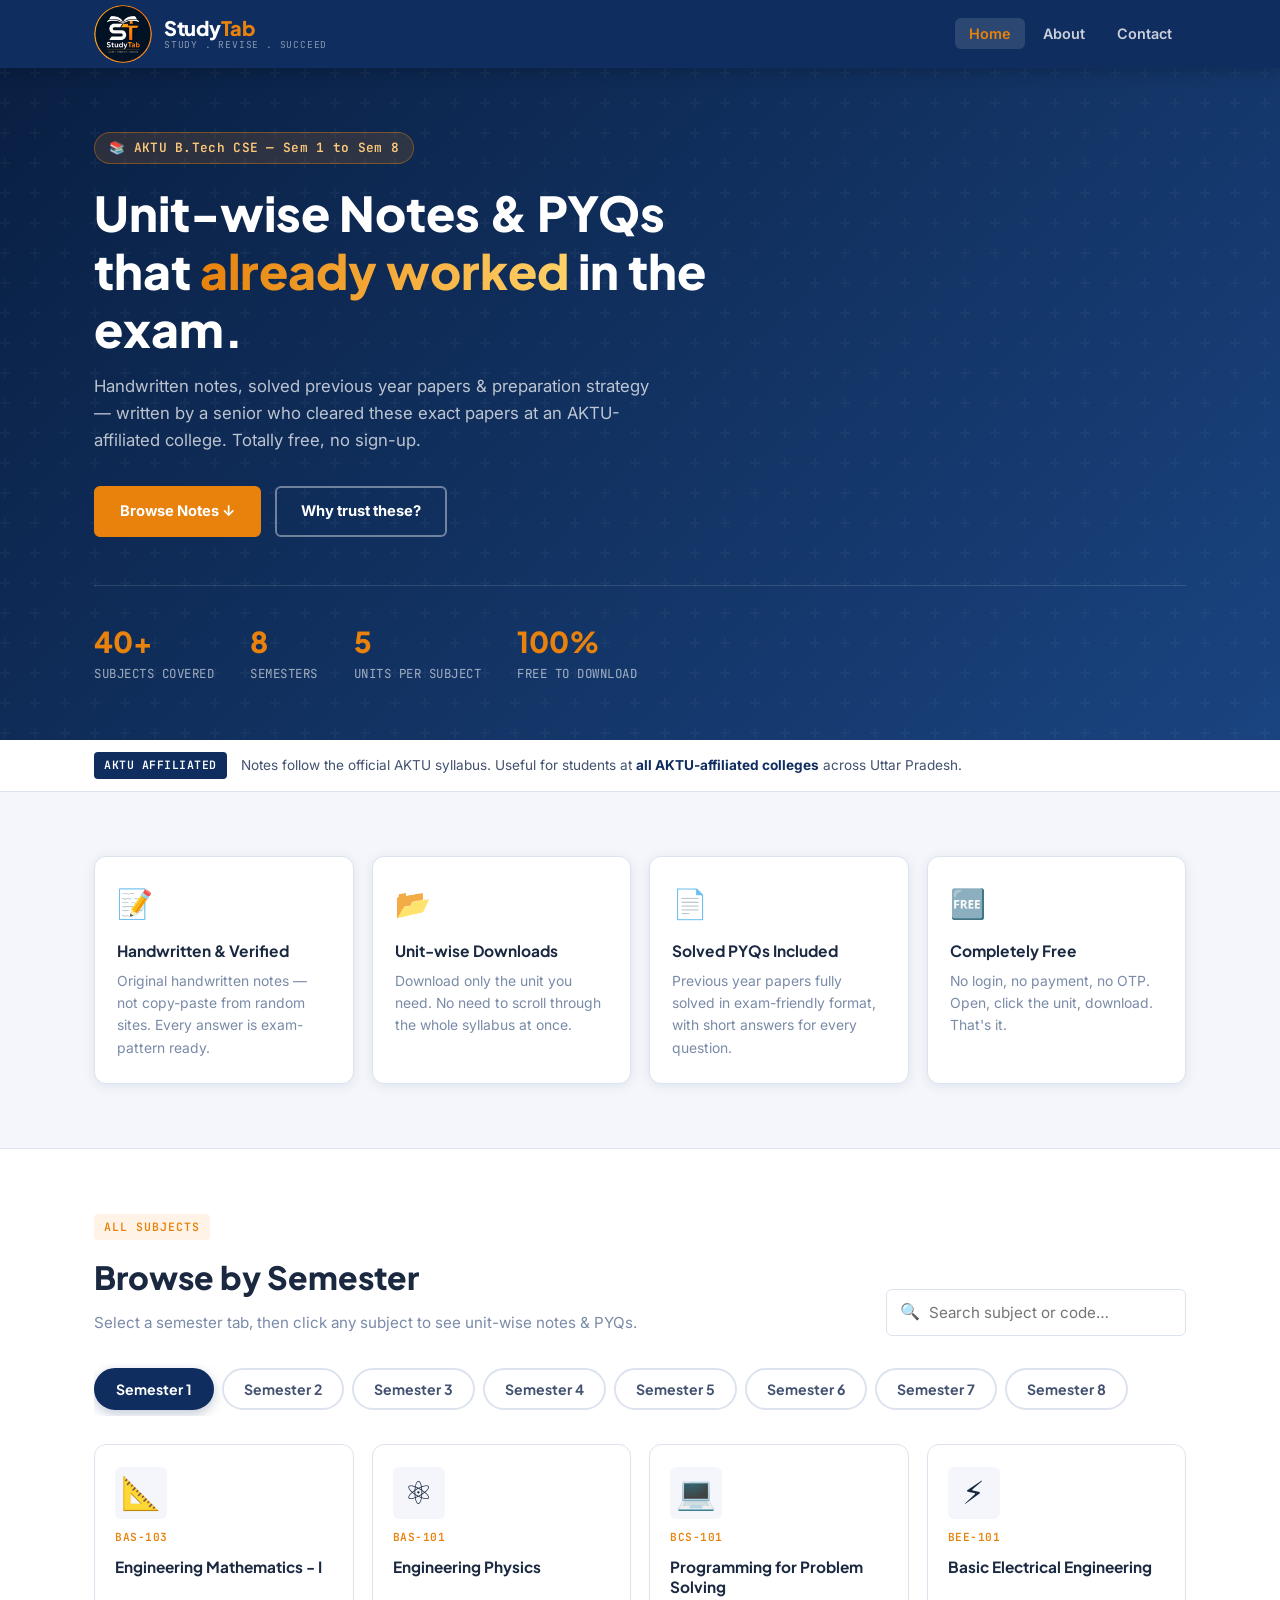
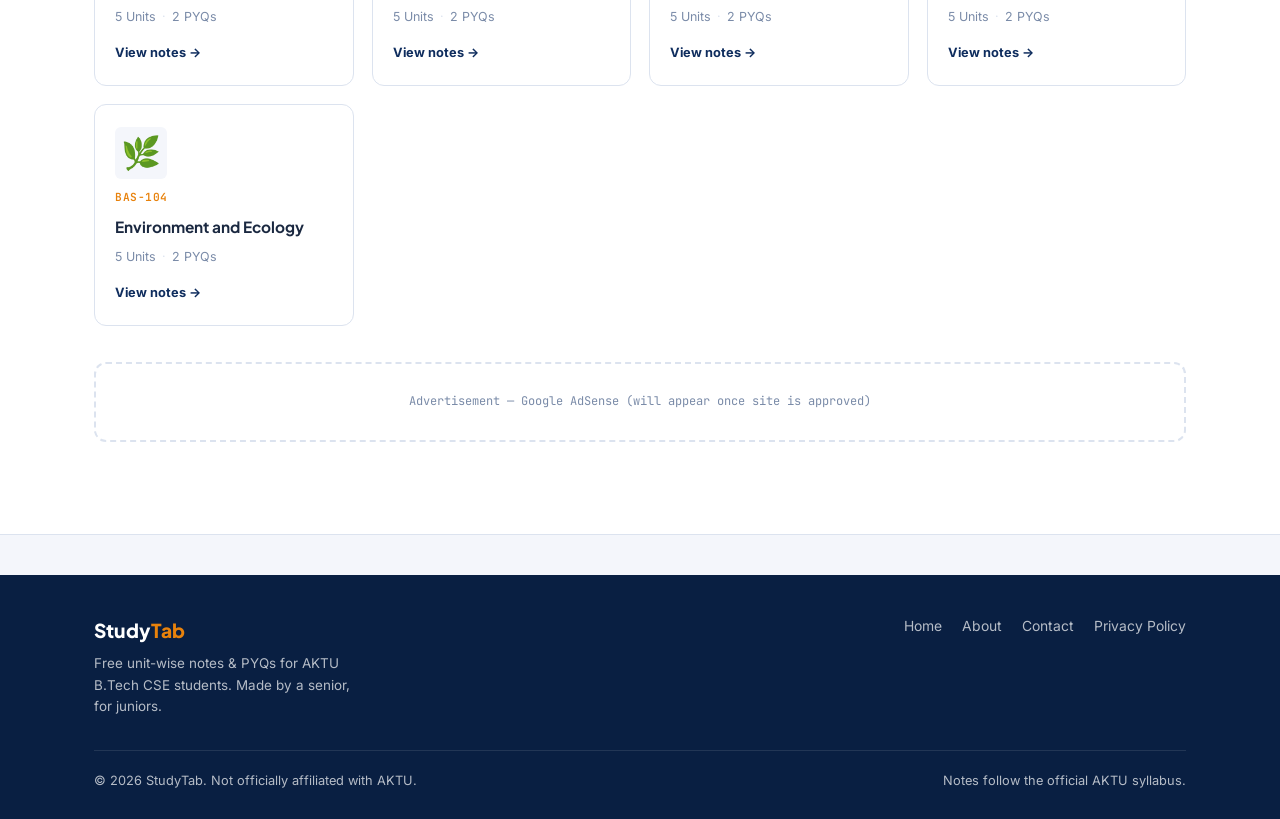
<file: index.html>
<!DOCTYPE html>
<html lang="en">
<head>
<meta name="google-site-verification" content="_CeakpmI3FwGi8iPn8mbw2SYc3fSpki1YgPQJicsvQg" />
<meta charset="UTF-8" />
<meta name="viewport" content="width=device-width, initial-scale=1.0" />
<title>StudyTab × AKTU — Free B.Tech Notes, PYQs & Unit-wise Study Material</title>
<meta name="description" content="Free unit-wise handwritten notes, solved PYQs and exam strategy for AKTU B.Tech CSE students — all 8 semesters covered." />
<meta name="keywords" content="AKTU notes, AKTU PYQ, B.Tech CSE notes, AKTU solved papers, KCS403, Java notes, Python notes AKTU" />

<!-- Google Fonts -->
<link rel="preconnect" href="https://fonts.googleapis.com">
<link rel="preconnect" href="https://fonts.gstatic.com" crossorigin>
<link href="https://fonts.googleapis.com/css2?family=Plus+Jakarta+Sans:wght@400;600;700;800&family=Inter:wght@400;500;600;700&family=JetBrains+Mono:wght@400;500;600&display=swap" rel="stylesheet">

<link rel="stylesheet" href="css/style.css">

<!-- Favicon set -->
<link rel="icon" type="image/x-icon"  href="favicon.ico">
<link rel="icon" type="image/png" sizes="16x16"  href="assets/favicon-16.png">
<link rel="icon" type="image/png" sizes="32x32"  href="assets/favicon-32.png">
<link rel="icon" type="image/png" sizes="96x96"  href="assets/favicon-96.png">
<link rel="apple-touch-icon" sizes="192x192"      href="assets/favicon-192.png">
<link rel="apple-touch-icon" sizes="512x512"      href="assets/favicon-512.png">
<meta name="theme-color" content="#0f2d5e">

<!-- Google AdSense: paste your verification snippet here once approved -->
<!-- <script async src="https://pagead2.googlesyndication.com/pagead/js/adsbygoogle.js?client=ca-pub-XXXXXXXXXXXXXXXX" crossorigin="anonymous"></script> -->
</head>
<body>

<!-- ═══════════════════════════════════════ HEADER ════════════════════════════════════ -->
<header class="site-header">
  <div class="wrap header-inner">

    <!-- StudyTab Logo -->
    <a href="index.html" class="logo-group" aria-label="StudyTab home">
      <img src="assets/studytab-logo.png" alt="StudyTab Logo" class="site-logo">
      <div class="logo-text">
        <span class="logo-name">Study<span class="logo-accent">Tab</span></span>
        <span class="logo-tagline">Study . Revise . Succeed</span>
      </div>
    </a>

    <!-- Nav -->
    <ul class="nav-links">
      <li><a href="index.html" class="active">Home</a></li>
      <li><a href="about.html">About</a></li>
      <li><a href="contact.html">Contact</a></li>
    </ul>

    <button class="nav-toggle" aria-label="Toggle menu">
      <span></span><span></span><span></span>
    </button>
  </div>
</header>

<!-- ═══════════════════════════════════════ HERO ══════════════════════════════════════ -->
<section class="hero">
  <div class="wrap hero-inner">
    <div class="hero-tag">📚 AKTU B.Tech CSE — Sem 1 to Sem 8</div>
    <h1>Unit-wise Notes &amp; PYQs that <span class="highlight">already worked</span> in the exam.</h1>
    <p>Handwritten notes, solved previous year papers &amp; preparation strategy — written by a senior who cleared these exact papers at an AKTU-affiliated college. Totally free, no sign-up.</p>
    <div class="hero-actions">
      <a href="#browse" class="btn btn-primary">Browse Notes ↓</a>
      <a href="about.html" class="btn btn-outline">Why trust these?</a>
    </div>
    <div class="hero-stats">
      <div class="hero-stat"><div class="num">40+</div><div class="lbl">Subjects covered</div></div>
      <div class="hero-stat"><div class="num">8</div><div class="lbl">Semesters</div></div>
      <div class="hero-stat"><div class="num">5</div><div class="lbl">Units per subject</div></div>
      <div class="hero-stat"><div class="num">100%</div><div class="lbl">Free to download</div></div>
    </div>
  </div>
</section>

<!-- ══════════════════════════════════ AFFILIATION BANNER ════════════════════════════ -->
<div class="uni-banner">
  <div class="wrap uni-banner-inner">
    <span class="badge">AKTU Affiliated</span>
    <p>Notes follow the official AKTU syllabus. Useful for students at <strong>all AKTU-affiliated colleges</strong> across Uttar Pradesh.</p>
  </div>
</div>

<!-- ═══════════════════════════════════════ FEATURES ══════════════════════════════════ -->
<section>
  <div class="wrap">
    <div class="features-row">
      <div class="feature-card">
        <div class="feature-icon">📝</div>
        <h3>Handwritten & Verified</h3>
        <p>Original handwritten notes — not copy-paste from random sites. Every answer is exam-pattern ready.</p>
      </div>
      <div class="feature-card">
        <div class="feature-icon">📂</div>
        <h3>Unit-wise Downloads</h3>
        <p>Download only the unit you need. No need to scroll through the whole syllabus at once.</p>
      </div>
      <div class="feature-card">
        <div class="feature-icon">📄</div>
        <h3>Solved PYQs Included</h3>
        <p>Previous year papers fully solved in exam-friendly format, with short answers for every question.</p>
      </div>
      <div class="feature-card">
        <div class="feature-icon">🆓</div>
        <h3>Completely Free</h3>
        <p>No login, no payment, no OTP. Open, click the unit, download. That's it.</p>
      </div>
    </div>
  </div>
</section>

<!-- ═══════════════════════════════════ SUBJECT BROWSER ══════════════════════════════ -->
<section id="browse" style="background: var(--white); border-top: 1px solid var(--rule); border-bottom: 1px solid var(--rule);">
  <div class="wrap">

    <div style="display:flex; align-items:flex-end; justify-content:space-between; flex-wrap:wrap; gap:16px; margin-bottom:28px;">
      <div>
        <div class="section-label">All Subjects</div>
        <h2 class="section-title">Browse by Semester</h2>
        <p class="section-sub">Select a semester tab, then click any subject to see unit-wise notes &amp; PYQs.</p>
      </div>
      <div class="search-wrap">
        <span class="icon">🔍</span>
        <input type="text" id="subject-search" class="search-input" placeholder="Search subject or code…" autocomplete="off">
      </div>
    </div>

    <!-- Semester tabs -->
    <div class="sem-tabs-wrap">
      <div class="sem-tabs" id="sem-tabs">
        <!-- filled by app.js -->
      </div>
    </div>

    <!-- Subject cards -->
    <div id="subject-grid">
      <!-- filled by app.js -->
    </div>

    <!-- In-content Ad slot -->
    <div class="ad-slot" style="margin-top:36px;">
      Advertisement — Google AdSense (will appear once site is approved)
    </div>

  </div>
</section>

<!-- ═══════════════════════════════════════ UNIT MODAL ════════════════════════════════ -->
<div class="modal-overlay" id="modal-overlay" role="dialog" aria-modal="true" aria-label="Subject notes">
  <div class="modal-sheet" id="modal-sheet">
    <!-- content filled dynamically by app.js -->
  </div>
</div>

<!-- ═══════════════════════════════════════ FOOTER ═══════════════════════════════════ -->
<footer class="site-footer">
  <div class="wrap">
    <div class="footer-grid">
      <div>
        <div class="footer-logo">Study<span>Tab</span></div>
        <p class="footer-desc">Free unit-wise notes &amp; PYQs for AKTU B.Tech CSE students. Made by a senior, for juniors.</p>
      </div>
      <div class="footer-links">
        <a href="index.html">Home</a>
        <a href="about.html">About</a>
        <a href="contact.html">Contact</a>
        <a href="privacy-policy.html">Privacy Policy</a>
      </div>
    </div>
    <div class="footer-bottom">
      <span>© 2026 StudyTab. Not officially affiliated with AKTU.</span>
      <span>Notes follow the official AKTU syllabus.</span>
    </div>
  </div>
</footer>

<script src="js/subjects-data.js"></script>
<script src="js/app.js"></script>
</body>
</html>
</file>
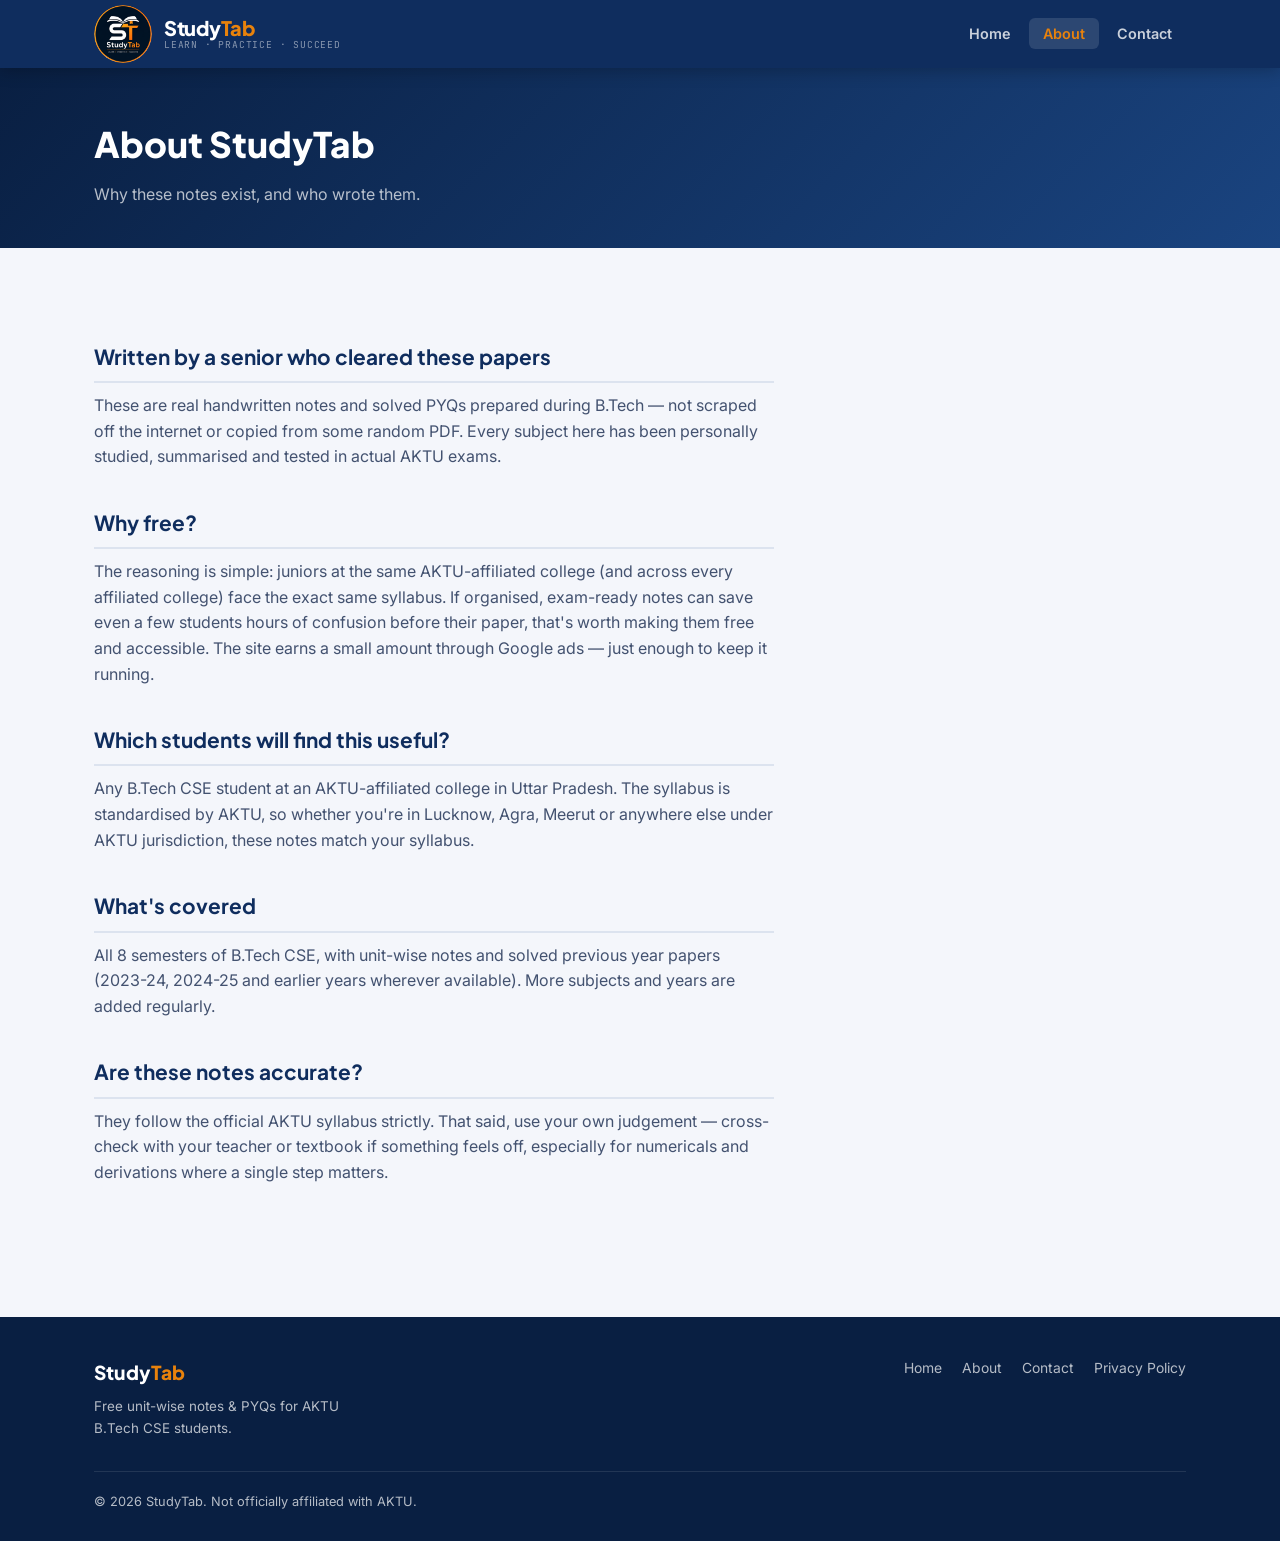
<file: about.html>
<!DOCTYPE html>
<html lang="en">
<head>
<meta charset="UTF-8" />
<meta name="viewport" content="width=device-width, initial-scale=1.0" />
<title>About — StudyTab × AKTU</title>
<meta name="description" content="Why StudyTab exists and who writes the notes." />
<link rel="preconnect" href="https://fonts.googleapis.com">
<link href="https://fonts.googleapis.com/css2?family=Plus+Jakarta+Sans:wght@400;600;700;800&family=Inter:wght@400;500;600;700&family=JetBrains+Mono:wght@400;500;600&display=swap" rel="stylesheet">
<link rel="stylesheet" href="css/style.css">
<!-- Favicon set -->
<link rel="icon" type="image/x-icon"  href="favicon.ico">
<link rel="icon" type="image/png" sizes="16x16"  href="assets/favicon-16.png">
<link rel="icon" type="image/png" sizes="32x32"  href="assets/favicon-32.png">
<link rel="icon" type="image/png" sizes="96x96"  href="assets/favicon-96.png">
<link rel="apple-touch-icon" sizes="192x192"      href="assets/favicon-192.png">
<meta name="theme-color" content="#0f2d5e">
</head>
<body>

<header class="site-header">
  <div class="wrap header-inner">
    <a href="index.html" class="logo-group" aria-label="StudyTab home">
      <img src="assets/studytab-logo.png" alt="StudyTab Logo" class="site-logo">
      <div class="logo-text">
        <span class="logo-name">Study<span class="logo-accent">Tab</span></span>
        <span class="logo-tagline">Learn · Practice · Succeed</span>
      </div>
    </a>
    <ul class="nav-links">
      <li><a href="index.html">Home</a></li>
      <li><a href="about.html" class="active">About</a></li>
      <li><a href="contact.html">Contact</a></li>
    </ul>
    <button class="nav-toggle" aria-label="Toggle menu">
      <span></span><span></span><span></span>
    </button>
  </div>
</header>

<div class="page-hero">
  <div class="wrap">
    <h1>About StudyTab</h1>
    <p>Why these notes exist, and who wrote them.</p>
  </div>
</div>

<div class="wrap">
  <div class="prose">
    <h2>Written by a senior who cleared these papers</h2>
    <p>These are real handwritten notes and solved PYQs prepared during B.Tech — not scraped off the internet or copied from some random PDF. Every subject here has been personally studied, summarised and tested in actual AKTU exams.</p>

    <h2>Why free?</h2>
    <p>The reasoning is simple: juniors at the same AKTU-affiliated college (and across every affiliated college) face the exact same syllabus. If organised, exam-ready notes can save even a few students hours of confusion before their paper, that's worth making them free and accessible. The site earns a small amount through Google ads — just enough to keep it running.</p>

    <h2>Which students will find this useful?</h2>
    <p>Any B.Tech CSE student at an AKTU-affiliated college in Uttar Pradesh. The syllabus is standardised by AKTU, so whether you're in Lucknow, Agra, Meerut or anywhere else under AKTU jurisdiction, these notes match your syllabus.</p>

    <h2>What's covered</h2>
    <p>All 8 semesters of B.Tech CSE, with unit-wise notes and solved previous year papers (2023-24, 2024-25 and earlier years wherever available). More subjects and years are added regularly.</p>

    <h2>Are these notes accurate?</h2>
    <p>They follow the official AKTU syllabus strictly. That said, use your own judgement — cross-check with your teacher or textbook if something feels off, especially for numericals and derivations where a single step matters.</p>
  </div>
</div>

<footer class="site-footer">
  <div class="wrap">
    <div class="footer-grid">
      <div>
        <div class="footer-logo">Study<span>Tab</span></div>
        <p class="footer-desc">Free unit-wise notes &amp; PYQs for AKTU B.Tech CSE students.</p>
      </div>
      <div class="footer-links">
        <a href="index.html">Home</a>
        <a href="about.html">About</a>
        <a href="contact.html">Contact</a>
        <a href="privacy-policy.html">Privacy Policy</a>
      </div>
    </div>
    <div class="footer-bottom">
      <span>© 2026 StudyTab. Not officially affiliated with AKTU.</span>
    </div>
  </div>
</footer>

<script src="js/app.js"></script>
</body>
</html>
</file>
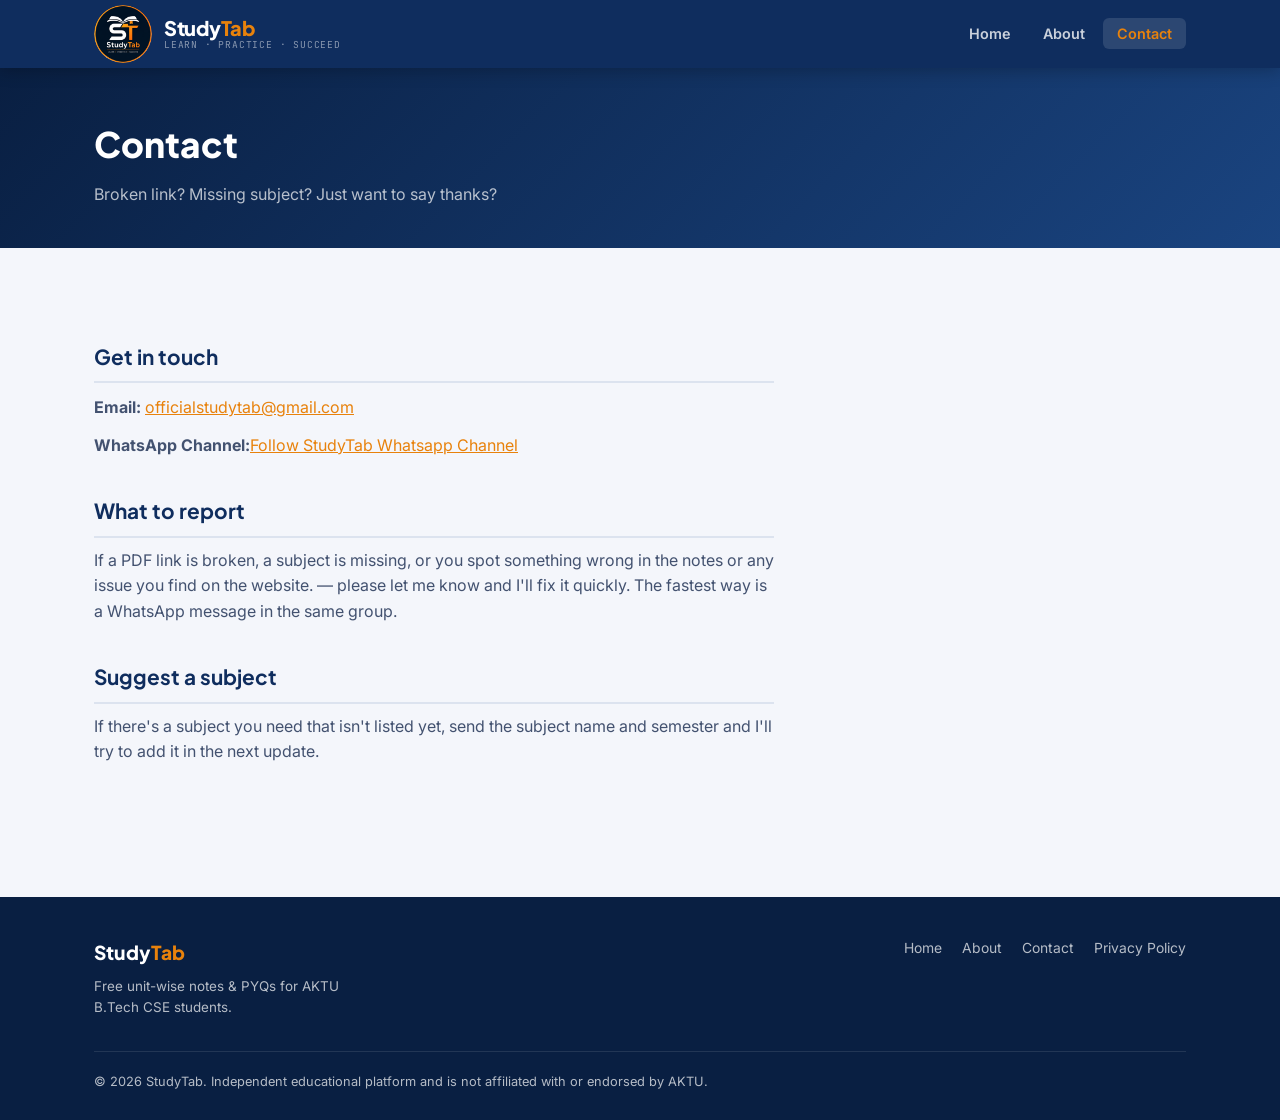
<file: contact.html>
<!DOCTYPE html>
<html lang="en">
<head>
<meta charset="UTF-8" />
<meta name="viewport" content="width=device-width, initial-scale=1.0" />
<title>Contact — StudyTab × AKTU</title>
<link rel="preconnect" href="https://fonts.googleapis.com">
<link href="https://fonts.googleapis.com/css2?family=Plus+Jakarta+Sans:wght@400;600;700;800&family=Inter:wght@400;500;600;700&family=JetBrains+Mono:wght@400;500;600&display=swap" rel="stylesheet">
<link rel="stylesheet" href="css/style.css">
<!-- Favicon set -->
<link rel="icon" type="image/x-icon"  href="favicon.ico">
<link rel="icon" type="image/png" sizes="16x16"  href="assets/favicon-16.png">
<link rel="icon" type="image/png" sizes="32x32"  href="assets/favicon-32.png">
<link rel="icon" type="image/png" sizes="96x96"  href="assets/favicon-96.png">
<link rel="apple-touch-icon" sizes="192x192"      href="assets/favicon-192.png">
<meta name="theme-color" content="#0f2d5e">
</head>
<body>

<header class="site-header">
  <div class="wrap header-inner">
    <a href="index.html" class="logo-group" aria-label="StudyTab home">
      <img src="assets/studytab-logo.png" alt="StudyTab Logo" class="site-logo">
      <div class="logo-text">
        <span class="logo-name">Study<span class="logo-accent">Tab</span></span>
        <span class="logo-tagline">Learn · Practice · Succeed</span>
      </div>
    </a>
    <ul class="nav-links">
      <li><a href="index.html">Home</a></li>
      <li><a href="about.html">About</a></li>
      <li><a href="contact.html" class="active">Contact</a></li>
    </ul>
    <button class="nav-toggle" aria-label="Toggle menu">
      <span></span><span></span><span></span>
    </button>
  </div>
</header>

<div class="page-hero">
  <div class="wrap">
    <h1>Contact</h1>
    <p>Broken link? Missing subject? Just want to say thanks?</p>
  </div>
</div>

<div class="wrap">
  <div class="prose">
    <h2>Get in touch</h2>
    <p></p>

    <p><strong>Email:</strong> <a href="mailto:officialstudytab@gmail.com">officialstudytab@gmail.com</a></p>
    <p><strong>WhatsApp Channel:</strong><a href="https://whatsapp.com/channel/0029VbB1dqQ6BIErDf0xA83R"target="_blank">Follow StudyTab Whatsapp Channel</a></p>

    <h2>What to report</h2>
    <p>If a PDF link is broken, a subject is missing, or you spot something wrong in the notes or any issue you find on the website. — please let me know and I'll fix it quickly. The fastest way is a WhatsApp message in the same group.</p>

    <h2>Suggest a subject</h2>
    <p>If there's a subject you need that isn't listed yet, send the subject name and semester and I'll try to add it in the next update.</p>
  </div>
</div>

<footer class="site-footer">
  <div class="wrap">
    <div class="footer-grid">
      <div>
        <div class="footer-logo">Study<span>Tab</span></div>
        <p class="footer-desc">Free unit-wise notes &amp; PYQs for AKTU B.Tech CSE students.</p>
      </div>
      <div class="footer-links">
        <a href="index.html">Home</a>
        <a href="about.html">About</a>
        <a href="contact.html">Contact</a>
        <a href="privacy-policy.html">Privacy Policy</a>
      </div>
    </div>
    <div class="footer-bottom">
      <span>© 2026 StudyTab. Independent educational platform and is not affiliated with or endorsed by AKTU.</span>
    </div>
  </div>
</footer>

<script src="js/app.js"></script>
</body>
</html>
</file>
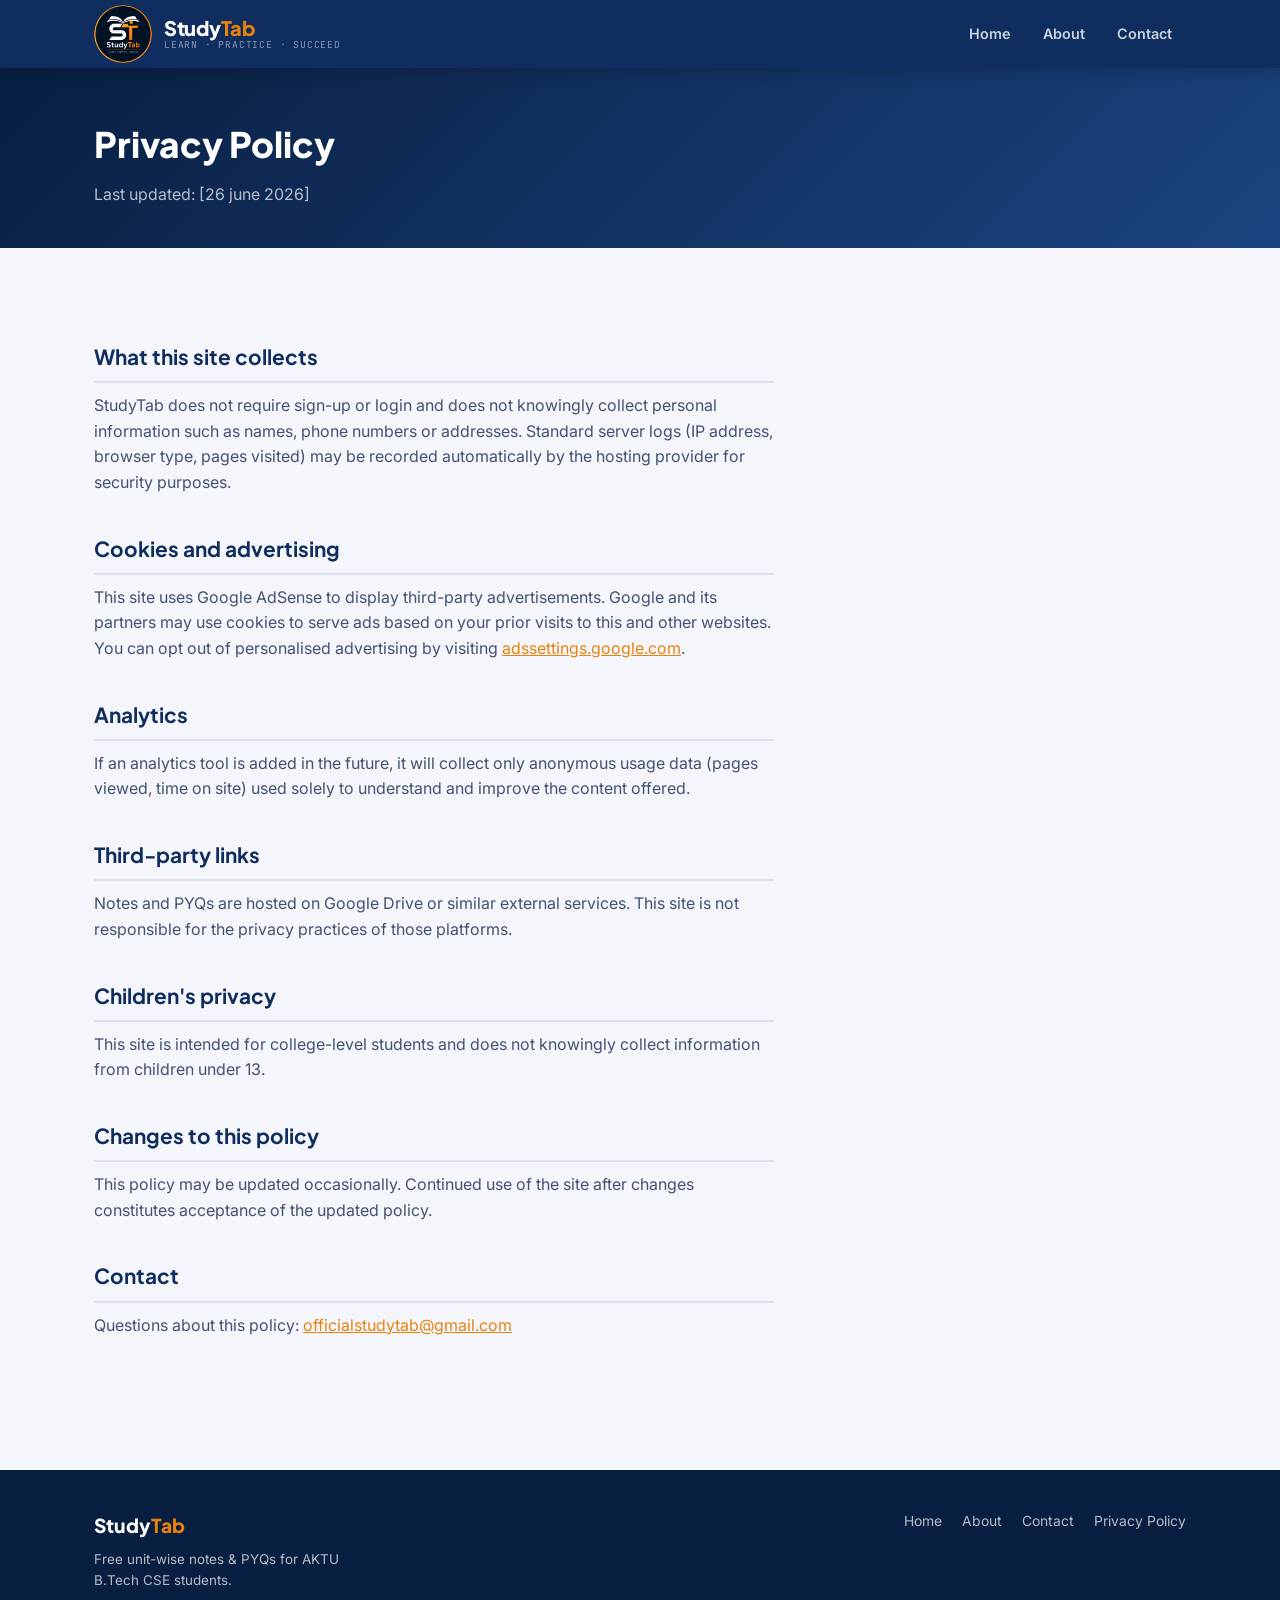
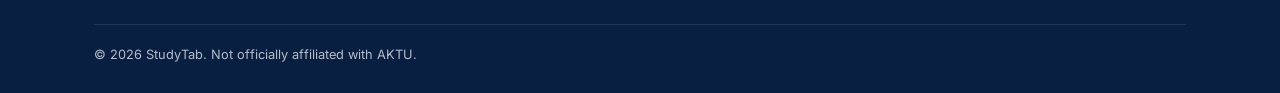
<file: privacy-policy.html>
<!DOCTYPE html>
<html lang="en">
<head>
<meta charset="UTF-8" />
<meta name="viewport" content="width=device-width, initial-scale=1.0" />
<title>Privacy Policy — StudyTab × AKTU</title>
<link rel="preconnect" href="https://fonts.googleapis.com">
<link href="https://fonts.googleapis.com/css2?family=Plus+Jakarta+Sans:wght@400;600;700;800&family=Inter:wght@400;500;600;700&family=JetBrains+Mono:wght@400;500;600&display=swap" rel="stylesheet">
<link rel="stylesheet" href="css/style.css">
<!-- Favicon set -->
<link rel="icon" type="image/x-icon"  href="favicon.ico">
<link rel="icon" type="image/png" sizes="16x16"  href="assets/favicon-16.png">
<link rel="icon" type="image/png" sizes="32x32"  href="assets/favicon-32.png">
<link rel="icon" type="image/png" sizes="96x96"  href="assets/favicon-96.png">
<link rel="apple-touch-icon" sizes="192x192"      href="assets/favicon-192.png">
<meta name="theme-color" content="#0f2d5e">
</head>
<body>

<header class="site-header">
  <div class="wrap header-inner">
    <a href="index.html" class="logo-group" aria-label="StudyTab home">
      <img src="assets/studytab-logo.png" alt="StudyTab Logo" class="site-logo">
      <div class="logo-text">
        <span class="logo-name">Study<span class="logo-accent">Tab</span></span>
        <span class="logo-tagline">Learn · Practice · Succeed</span>
      </div>
    </a>
    <ul class="nav-links">
      <li><a href="index.html">Home</a></li>
      <li><a href="about.html">About</a></li>
      <li><a href="contact.html">Contact</a></li>
    </ul>
    <button class="nav-toggle" aria-label="Toggle menu">
      <span></span><span></span><span></span>
    </button>
  </div>
</header>

<div class="page-hero">
  <div class="wrap">
    <h1>Privacy Policy</h1>
    <p>Last updated: [26 june 2026]</p>
  </div>
</div>

<div class="wrap">
  <div class="prose">
    <h2>What this site collects</h2>
    <p>StudyTab does not require sign-up or login and does not knowingly collect personal information such as names, phone numbers or addresses. Standard server logs (IP address, browser type, pages visited) may be recorded automatically by the hosting provider for security purposes.</p>

    <h2>Cookies and advertising</h2>
    <p>This site uses Google AdSense to display third-party advertisements. Google and its partners may use cookies to serve ads based on your prior visits to this and other websites. You can opt out of personalised advertising by visiting <a href="https://adssettings.google.com" target="_blank" rel="noopener">adssettings.google.com</a>.</p>

    <h2>Analytics</h2>
    <p>If an analytics tool is added in the future, it will collect only anonymous usage data (pages viewed, time on site) used solely to understand and improve the content offered.</p>

    <h2>Third-party links</h2>
    <p>Notes and PYQs are hosted on Google Drive or similar external services. This site is not responsible for the privacy practices of those platforms.</p>

    <h2>Children's privacy</h2>
    <p>This site is intended for college-level students and does not knowingly collect information from children under 13.</p>

    <h2>Changes to this policy</h2>
    <p>This policy may be updated occasionally. Continued use of the site after changes constitutes acceptance of the updated policy.</p>

    <h2>Contact</h2>
    <p>Questions about this policy: <a href="mailto:officialstudytab@gmail.com">officialstudytab@gmail.com</a></p>
  </div>
</div>

<footer class="site-footer">
  <div class="wrap">
    <div class="footer-grid">
      <div>
        <div class="footer-logo">Study<span>Tab</span></div>
        <p class="footer-desc">Free unit-wise notes &amp; PYQs for AKTU B.Tech CSE students.</p>
      </div>
      <div class="footer-links">
        <a href="index.html">Home</a>
        <a href="about.html">About</a>
        <a href="contact.html">Contact</a>
        <a href="privacy-policy.html">Privacy Policy</a>
      </div>
    </div>
    <div class="footer-bottom">
      <span>© 2026 StudyTab. Not officially affiliated with AKTU.</span>
    </div>
  </div>
</footer>

<script src="js/app.js"></script>
</body>
</html>
</file>
<file: css/style.css>
/* ================================================================
   StudyTab × AKTU — Design System
   Palette: AKTU Navy #0f2d5e · Saffron #e8820c · Paper #f4f6fb
   ================================================================ */

:root {
  --navy:       #0f2d5e;
  --navy-dark:  #091f42;
  --navy-light: #1a4480;
  --saffron:    #e8820c;
  --saffron-lt: #fef3e6;
  --paper:      #f4f6fb;
  --white:      #ffffff;
  --rule:       #dce3ef;
  --ink:        #1a2840;
  --ink-mid:    #435270;
  --ink-light:  #7a8ba8;
  --success:    #1a8754;
  --radius-sm:  6px;
  --radius:     12px;
  --radius-lg:  18px;
  --shadow-card: 0 2px 12px rgba(15,45,94,.09);
  --shadow-hover:0 6px 24px rgba(15,45,94,.16);
  --font-head:  "Plus Jakarta Sans", "Inter", system-ui, sans-serif;
  --font-body:  "Inter", system-ui, sans-serif;
  --font-mono:  "JetBrains Mono", monospace;
  --max-w:      1140px;
  --transition: 0.18s ease;
}

*,*::before,*::after { box-sizing: border-box; margin: 0; padding: 0; }
html { scroll-behavior: smooth; }
body { font-family: var(--font-body); color: var(--ink); background: var(--paper); line-height: 1.6; }
img { max-width: 100%; display: block; }
a { color: inherit; text-decoration: none; }

.wrap { max-width: var(--max-w); margin: 0 auto; padding: 0 24px; }

a:focus-visible, button:focus-visible, input:focus-visible {
  outline: 3px solid var(--saffron); outline-offset: 2px; border-radius: 4px;
}

/* ─── Scroll bar ─── */
::-webkit-scrollbar { width: 6px; height: 6px; }
::-webkit-scrollbar-thumb { background: var(--rule); border-radius: 99px; }

/* ─────────────────────────────────────────────
   HEADER
───────────────────────────────────────────── */
.site-header {
  position: sticky; top: 0; z-index: 100;
  background: var(--navy);
  box-shadow: 0 2px 16px rgba(0,0,0,.25);
}

.header-inner {
  display: flex; align-items: center; justify-content: space-between;
  height: 68px; gap: 16px;
}

/* Logo group: AKTU badge + site name */
.logo-group {
  display: flex; align-items: center; gap: 14px;
  text-decoration: none;
}

.aktu-badge {
  display: flex; align-items: center; gap: 8px;
  background: var(--white);
  border-radius: var(--radius-sm);
  padding: 4px 10px;
  flex-shrink: 0;
}

.aktu-badge img {
  width: 34px; height: 34px; object-fit: contain;
}

/* Fallback SVG badge when no real logo image is present */
.aktu-badge .aktu-text {
  font-family: var(--font-head);
  font-weight: 800;
  font-size: 0.82rem;
  color: var(--navy);
  letter-spacing: 0.5px;
  line-height: 1.2;
}

.aktu-badge .aktu-sub {
  font-size: 0.58rem;
  color: var(--ink-light);
  font-weight: 500;
  white-space: nowrap;
}

.divider-v {
  width: 1px; height: 32px;
  background: rgba(255,255,255,.25);
}

.site-name {
  font-family: var(--font-head);
  font-weight: 800;
  font-size: 1.4rem;
  color: var(--white);
  letter-spacing: -0.3px;
}

.site-name span { color: var(--saffron); }

/* Nav */
.nav-links {
  display: flex; gap: 4px; align-items: center; list-style: none;
}

.nav-links a {
  font-weight: 600; font-size: 0.9rem;
  color: rgba(255,255,255,.78);
  padding: 7px 14px; border-radius: var(--radius-sm);
  transition: background var(--transition), color var(--transition);
}

.nav-links a:hover, .nav-links a.active {
  background: rgba(255,255,255,.12); color: var(--white);
}

.nav-links a.active {
  color: var(--saffron);
}

.nav-toggle {
  display: none; flex-direction: column; gap: 5px;
  background: none; border: none; cursor: pointer; padding: 8px;
}

.nav-toggle span {
  width: 22px; height: 2px; background: var(--white);
  border-radius: 2px; transition: var(--transition);
}

/* ─────────────────────────────────────────────
   HERO
───────────────────────────────────────────── */
.hero {
  background: linear-gradient(135deg, var(--navy-dark) 0%, var(--navy-light) 100%);
  padding: 64px 0 56px;
  position: relative;
  overflow: hidden;
}

.hero::after {
  content: "";
  position: absolute; inset: 0;
  background: url("data:image/svg+xml,%3Csvg width='60' height='60' viewBox='0 0 60 60' xmlns='http://www.w3.org/2000/svg'%3E%3Cg fill='none' fill-rule='evenodd'%3E%3Cg fill='%23ffffff' fill-opacity='0.03'%3E%3Cpath d='M36 34v-4h-2v4h-4v2h4v4h2v-4h4v-2h-4zm0-30V0h-2v4h-4v2h4v4h2V6h4V4h-4zM6 34v-4H4v4H0v2h4v4h2v-4h4v-2H6zM6 4V0H4v4H0v2h4v4h2V6h4V4H6z'/%3E%3C/g%3E%3C/g%3E%3C/svg%3E");
}

.hero-inner { position: relative; z-index: 1; }

.hero-tag {
  display: inline-flex; align-items: center; gap: 8px;
  background: rgba(232,130,12,.15);
  border: 1px solid rgba(232,130,12,.4);
  color: #ffc97a;
  font-size: 0.8rem; font-weight: 600;
  padding: 5px 14px; border-radius: 999px;
  margin-bottom: 20px;
  font-family: var(--font-mono);
  letter-spacing: 0.3px;
}

.hero h1 {
  font-family: var(--font-head);
  font-size: clamp(1.9rem, 4vw, 3rem);
  font-weight: 800;
  color: var(--white);
  line-height: 1.2;
  margin-bottom: 16px;
  max-width: 18ch;
}

.hero h1 .highlight {
  background: linear-gradient(90deg, var(--saffron), #ffd166);
  -webkit-background-clip: text;
  -webkit-text-fill-color: transparent;
  background-clip: text;
}

.hero p {
  color: rgba(255,255,255,.72);
  font-size: 1.05rem;
  max-width: 52ch;
  margin-bottom: 32px;
}

.hero-actions { display: flex; gap: 14px; flex-wrap: wrap; margin-bottom: 48px; }

.btn {
  display: inline-flex; align-items: center; gap: 8px;
  font-family: var(--font-body); font-weight: 700; font-size: 0.92rem;
  padding: 12px 24px; border-radius: var(--radius-sm);
  border: 2px solid transparent; cursor: pointer;
  transition: transform var(--transition), box-shadow var(--transition), background var(--transition);
  text-decoration: none;
}

.btn:hover { transform: translateY(-2px); }

.btn-primary {
  background: var(--saffron); color: var(--white); border-color: var(--saffron);
}

.btn-primary:hover { background: #d4750a; box-shadow: 0 4px 18px rgba(232,130,12,.35); }

.btn-outline {
  background: transparent; color: var(--white); border-color: rgba(255,255,255,.4);
}

.btn-outline:hover { border-color: var(--white); background: rgba(255,255,255,.08); }

.btn-navy {
  background: var(--navy); color: var(--white); border-color: var(--navy);
}

.btn-navy:hover { background: var(--navy-dark); }

/* Stats bar */
.hero-stats {
  display: flex; gap: 36px; flex-wrap: wrap;
  padding-top: 32px;
  border-top: 1px solid rgba(255,255,255,.12);
}

.hero-stat .num {
  font-family: var(--font-head);
  font-size: 1.8rem; font-weight: 800;
  color: var(--saffron);
}

.hero-stat .lbl {
  font-size: 0.78rem; color: rgba(255,255,255,.6);
  font-family: var(--font-mono); letter-spacing: 0.5px;
  text-transform: uppercase;
}

/* ─────────────────────────────────────────────
   UNIVERSITY AFFILIATION BANNER
───────────────────────────────────────────── */
.uni-banner {
  background: var(--white);
  border-bottom: 1px solid var(--rule);
  padding: 12px 0;
}

.uni-banner-inner {
  display: flex; align-items: center; gap: 14px;
  flex-wrap: wrap;
}

.uni-banner .badge {
  background: var(--navy);
  color: var(--white);
  font-family: var(--font-mono);
  font-size: 0.72rem; font-weight: 600;
  letter-spacing: 0.5px;
  padding: 4px 10px; border-radius: 4px;
  text-transform: uppercase;
}

.uni-banner p {
  font-size: 0.85rem; color: var(--ink-mid);
}

.uni-banner strong { color: var(--navy); }

/* ─────────────────────────────────────────────
   SECTION COMMON
───────────────────────────────────────────── */
section { padding: 64px 0; }

.section-label {
  display: inline-block;
  font-family: var(--font-mono);
  font-size: 0.72rem; font-weight: 600;
  text-transform: uppercase; letter-spacing: 1px;
  color: var(--saffron);
  background: var(--saffron-lt);
  padding: 4px 10px; border-radius: 4px;
  margin-bottom: 12px;
}

.section-title {
  font-family: var(--font-head);
  font-size: clamp(1.5rem, 3vw, 2rem);
  font-weight: 800; color: var(--ink);
  margin-bottom: 8px;
}

.section-sub { color: var(--ink-light); font-size: 0.95rem; }

/* ─────────────────────────────────────────────
   SEMESTER TABS
───────────────────────────────────────────── */
.sem-tabs-wrap {
  overflow-x: auto; -webkit-overflow-scrolling: touch;
  scrollbar-width: none; padding-bottom: 2px;
}

.sem-tabs-wrap::-webkit-scrollbar { display: none; }

.sem-tabs {
  display: flex; gap: 8px;
  padding: 4px 0;
  white-space: nowrap;
}

.sem-tab {
  font-family: var(--font-head);
  font-weight: 700; font-size: 0.88rem;
  padding: 10px 20px; border-radius: 999px;
  border: 2px solid var(--rule);
  background: var(--white); color: var(--ink-mid);
  cursor: pointer;
  transition: all var(--transition);
  white-space: nowrap;
}

.sem-tab:hover { border-color: var(--navy); color: var(--navy); }

.sem-tab.active {
  background: var(--navy); border-color: var(--navy);
  color: var(--white); box-shadow: 0 4px 12px rgba(15,45,94,.25);
}

/* ─────────────────────────────────────────────
   SUBJECT GRID
───────────────────────────────────────────── */
#subject-grid {
  display: grid;
  grid-template-columns: repeat(auto-fill, minmax(220px, 1fr));
  gap: 18px; margin-top: 28px;
}

.subject-card {
  background: var(--white);
  border: 1.5px solid var(--rule);
  border-radius: var(--radius);
  padding: 22px 20px;
  cursor: pointer;
  transition: transform var(--transition), box-shadow var(--transition), border-color var(--transition);
  display: flex; flex-direction: column; gap: 10px;
  position: relative; overflow: hidden;
}

.subject-card::before {
  content: "";
  position: absolute; top: 0; left: 0; right: 0;
  height: 3px;
  background: linear-gradient(90deg, var(--navy), var(--saffron));
  opacity: 0; transition: opacity var(--transition);
}

.subject-card:hover {
  transform: translateY(-4px);
  box-shadow: var(--shadow-hover);
  border-color: var(--navy);
}

.subject-card:hover::before { opacity: 1; }

.subject-icon {
  font-size: 2rem; line-height: 1;
  width: 52px; height: 52px;
  display: flex; align-items: center; justify-content: center;
  background: var(--paper);
  border-radius: var(--radius-sm);
}

.subject-code {
  font-family: var(--font-mono);
  font-size: 0.7rem; font-weight: 600;
  color: var(--saffron); letter-spacing: 0.5px;
}

.subject-name {
  font-family: var(--font-head);
  font-weight: 700; font-size: 0.96rem;
  color: var(--ink); line-height: 1.3;
}

.subject-meta {
  font-size: 0.78rem; color: var(--ink-light);
  display: flex; align-items: center; gap: 6px;
  margin-top: auto;
}

.subject-meta .dot { color: var(--rule); }

.view-btn {
  display: inline-flex; align-items: center; gap: 4px;
  font-size: 0.8rem; font-weight: 700;
  color: var(--navy);
  margin-top: 6px;
  transition: gap var(--transition);
}

.subject-card:hover .view-btn { gap: 8px; }

/* ─────────────────────────────────────────────
   MODAL / UNIT PANEL
───────────────────────────────────────────── */
.modal-overlay {
  position: fixed; inset: 0; z-index: 200;
  background: rgba(9,31,66,.55);
  backdrop-filter: blur(4px);
  display: none; align-items: flex-end; justify-content: center;
  padding: 0;
}

.modal-overlay.open { display: flex; }

.modal-sheet {
  background: var(--white);
  border-radius: var(--radius-lg) var(--radius-lg) 0 0;
  width: 100%; max-width: 760px;
  max-height: 90vh; overflow-y: auto;
  padding: 0;
  animation: slideUp 0.28s ease;
}

@keyframes slideUp {
  from { transform: translateY(40px); opacity: 0; }
  to   { transform: translateY(0);    opacity: 1; }
}

.modal-header {
  position: sticky; top: 0;
  background: var(--white);
  border-bottom: 1px solid var(--rule);
  padding: 20px 24px;
  display: flex; align-items: flex-start; justify-content: space-between; gap: 16px;
  z-index: 10;
}

.modal-title-group {}

.modal-code {
  font-family: var(--font-mono);
  font-size: 0.72rem; color: var(--saffron);
  font-weight: 600; margin-bottom: 4px;
  text-transform: uppercase; letter-spacing: 0.5px;
}

.modal-title {
  font-family: var(--font-head);
  font-size: 1.2rem; font-weight: 800; color: var(--ink);
}

.modal-close {
  background: var(--paper); border: none; cursor: pointer;
  width: 36px; height: 36px; border-radius: 50%;
  display: flex; align-items: center; justify-content: center;
  font-size: 1.2rem; color: var(--ink-mid); flex-shrink: 0;
  transition: background var(--transition);
}

.modal-close:hover { background: var(--rule); }

.modal-body { padding: 24px; }

/* Units section */
.unit-section-label {
  font-family: var(--font-mono);
  font-size: 0.72rem; font-weight: 700;
  color: var(--ink-light); text-transform: uppercase; letter-spacing: 1px;
  margin-bottom: 14px; display: flex; align-items: center; gap: 10px;
}

.unit-section-label::after {
  content: ""; flex: 1; height: 1px; background: var(--rule);
}

.units-list { display: flex; flex-direction: column; gap: 10px; margin-bottom: 28px; }

.unit-item {
  display: flex; align-items: center; gap: 16px;
  background: var(--paper);
  border: 1.5px solid var(--rule);
  border-radius: var(--radius-sm);
  padding: 14px 18px;
  transition: border-color var(--transition), box-shadow var(--transition);
}

.unit-item:hover { border-color: var(--navy); box-shadow: var(--shadow-card); }

.unit-num {
  font-family: var(--font-head);
  font-weight: 800; font-size: 1.15rem;
  color: var(--navy); min-width: 28px;
}

.unit-info { flex: 1; }

.unit-title { font-weight: 600; font-size: 0.92rem; color: var(--ink); }

.unit-sub {
  font-size: 0.78rem; color: var(--ink-light);
  font-family: var(--font-mono);
}

/* Download btn */
.dl-btn {
  display: inline-flex; align-items: center; gap: 6px;
  font-size: 0.82rem; font-weight: 700;
  padding: 8px 16px; border-radius: var(--radius-sm);
  white-space: nowrap; flex-shrink: 0;
  transition: all var(--transition);
}

.dl-btn.available {
  background: var(--navy); color: var(--white); border: none; cursor: pointer;
}

.dl-btn.available:hover {
  background: var(--navy-dark); box-shadow: 0 4px 12px rgba(15,45,94,.3);
}

.dl-btn.unavailable {
  background: var(--rule); color: var(--ink-light);
  border: none; cursor: default; opacity: 0.7;
}

/* PYQ section */
.pyq-grid { display: grid; grid-template-columns: repeat(auto-fill, minmax(180px, 1fr)); gap: 10px; }

.pyq-card {
  background: var(--saffron-lt);
  border: 1.5px solid rgba(232,130,12,.25);
  border-radius: var(--radius-sm);
  padding: 14px;
  display: flex; flex-direction: column; gap: 8px;
}

.pyq-label {
  font-weight: 700; font-size: 0.88rem; color: var(--navy);
}

.pyq-dl-btn {
  display: inline-flex; align-items: center; gap: 5px;
  font-size: 0.8rem; font-weight: 700;
  padding: 7px 14px; border-radius: var(--radius-sm);
  border: none; cursor: pointer; transition: all var(--transition);
  width: fit-content;
}

.pyq-dl-btn.available {
  background: var(--saffron); color: var(--white);
}

.pyq-dl-btn.available:hover {
  background: #d4750a;
}

.pyq-dl-btn.unavailable {
  background: var(--rule); color: var(--ink-light); cursor: default;
}

/* ─────────────────────────────────────────────
   SEARCH BAR (main page)
───────────────────────────────────────────── */
.search-wrap {
  position: relative; max-width: 480px;
}

.search-wrap .icon {
  position: absolute; left: 14px; top: 50%; transform: translateY(-50%);
  color: var(--ink-light); pointer-events: none; font-size: 1rem;
}

.search-input {
  width: 100%; padding: 13px 16px 13px 42px;
  border: 1.5px solid var(--rule); border-radius: var(--radius-sm);
  font-family: var(--font-body); font-size: 0.95rem;
  background: var(--white); color: var(--ink);
  transition: border-color var(--transition);
}

.search-input:focus { outline: none; border-color: var(--navy); }

/* ─────────────────────────────────────────────
   FEATURES ROW (homepage)
───────────────────────────────────────────── */
.features-row {
  display: grid;
  grid-template-columns: repeat(auto-fit, minmax(200px, 1fr));
  gap: 18px;
}

.feature-card {
  background: var(--white); border: 1.5px solid var(--rule);
  border-radius: var(--radius); padding: 24px 22px;
  box-shadow: var(--shadow-card);
}

.feature-icon {
  font-size: 1.8rem; margin-bottom: 12px;
}

.feature-card h3 {
  font-family: var(--font-head); font-weight: 700;
  font-size: 0.97rem; margin-bottom: 6px;
}

.feature-card p { font-size: 0.87rem; color: var(--ink-light); }

/* ─────────────────────────────────────────────
   FOOTER
───────────────────────────────────────────── */
.site-footer {
  background: var(--navy-dark); color: rgba(255,255,255,.7);
  padding: 40px 0 28px;
  margin-top: 40px;
}

.footer-grid {
  display: grid; grid-template-columns: 1fr auto;
  gap: 24px; align-items: start; flex-wrap: wrap;
  margin-bottom: 32px;
}

.footer-logo {
  font-family: var(--font-head); font-weight: 800;
  font-size: 1.2rem; color: var(--white); margin-bottom: 8px;
}

.footer-logo span { color: var(--saffron); }

.footer-desc { font-size: 0.84rem; max-width: 34ch; }

.footer-links {
  display: flex; gap: 20px; flex-wrap: wrap;
}

.footer-links a { font-size: 0.87rem; transition: color var(--transition); }
.footer-links a:hover { color: var(--saffron); }

.footer-bottom {
  border-top: 1px solid rgba(255,255,255,.1);
  padding-top: 20px;
  display: flex; justify-content: space-between; flex-wrap: wrap;
  gap: 12px; font-size: 0.8rem;
}

.footer-bottom a { color: rgba(255,255,255,.5); }
.footer-bottom a:hover { color: var(--saffron); }

/* ─────────────────────────────────────────────
   PROSE pages (about / privacy)
───────────────────────────────────────────── */
.page-hero {
  background: linear-gradient(135deg, var(--navy-dark), var(--navy-light));
  padding: 48px 0 40px;
}

.page-hero h1 {
  font-family: var(--font-head); font-size: clamp(1.6rem, 3vw, 2.2rem);
  font-weight: 800; color: var(--white); margin-bottom: 10px;
}

.page-hero p { color: rgba(255,255,255,.7); font-size: 1rem; }

.prose {
  max-width: 68ch; padding: 56px 0 80px;
}

.prose h2 {
  font-family: var(--font-head); font-size: 1.3rem; font-weight: 700;
  color: var(--navy); margin: 36px 0 10px;
  padding-bottom: 8px; border-bottom: 2px solid var(--rule);
}

.prose p, .prose li { color: var(--ink-mid); margin-bottom: 12px; }

.prose a { color: var(--saffron); text-decoration: underline; }

/* ─────────────────────────────────────────────
   AD SLOTS
───────────────────────────────────────────── */
.ad-slot {
  border: 2px dashed var(--rule); border-radius: var(--radius);
  padding: 28px; text-align: center;
  font-family: var(--font-mono); font-size: 0.75rem; color: var(--ink-light);
  margin: 28px 0; background: var(--white);
}

/* ─────────────────────────────────────────────
   RESPONSIVE
───────────────────────────────────────────── */
@media (max-width: 768px) {
  .nav-links {
    position: fixed; inset: 68px 0 auto auto;
    width: 250px;
    height: calc(100vh - 68px);
    background: var(--navy-dark);
    flex-direction: column; align-items: stretch;
    padding: 24px; gap: 16px;
    transform: translateX(100%); transition: 0.4s ease-in-out;
    box-shadow: -8px 0 24px rgba(0,0,0,.3);
    z-index: 99;
  }

  .nav-links.open { transform: translateX(0); }
  .nav-links a { padding: 12px 16px; border-radius: var(--radius-sm); }
  .nav-toggle { display: flex; }

  .footer-grid { grid-template-columns: 1fr; }
  .hero { padding: 120px 0 48px; }
  .modal-sheet { max-height: 95vh; border-radius: var(--radius-lg) var(--radius-lg) 0 0; }
}

@media (max-width: 480px) {
  .hero-stats { gap: 24px; }
  .site-name { font-size: 1.1rem; }
  #subject-grid { grid-template-columns: repeat(auto-fill, minmax(160px, 1fr)); }
}

@media (prefers-reduced-motion: reduce) {
  *, *::before, *::after { transition: none !important; animation: none !important; }
}

/* ─── StudyTab custom logo (replaces AKTU badge) ─── */
.site-logo {
  height: 42px;
  width: auto;
  display: block;
  /* SVG renders crisply at any DPI */
  image-rendering: -webkit-optimize-contrast;
}

/* Ensure logo-group has no gap from removed divider */
.logo-group {
  display: flex;
  align-items: center;
  text-decoration: none;
}

/* ─── Real StudyTab logo sizing in header ─── */
.site-logo {
  height: 52px;
  width: 52px;
  object-fit: contain;
  border-radius: 50%;
  display: block;
}

/* ─── Logo: bigger icon + name + tagline ─── */
.site-logo {
  height: 58px !important;
  width: 58px !important;
  object-fit: contain;
  border-radius: 50%;
  flex-shrink: 0;
}

.logo-group {
  display: flex;
  align-items: center;
  gap: 12px;
  text-decoration: none;
}

.logo-text {
  display: flex;
  flex-direction: column;
  gap: 2px;
  line-height: 1;
}

.logo-name {
  font-family: 'Plus Jakarta Sans', 'Inter', system-ui, sans-serif;
  font-weight: 800;
  font-size: 1.25rem;
  color: #ffffff;
  letter-spacing: -0.3px;
}

.logo-accent {
  color: #e8820c;
}

.logo-tagline {
  font-family: 'JetBrains Mono', monospace;
  font-size: 0.6rem;
  color: rgba(255, 255, 255, 0.5);
  letter-spacing: 0.8px;
  text-transform: uppercase;
  white-space: nowrap;
}

@media (max-width: 480px) {
  .logo-tagline { display: block !important; 
  font-size: 0.55rem;
margin-top: 2px;
line-height: 1;}
  .logo-name { font-size: 1.05rem;
  line-height: 1.2; }
  .site-logo { height: 46px !important; width: 46px !important; }
  .logo-group {
    display: flex;
    flex-direction: row;
    align-items: center;
    gap: 10px;
 }
}
</file>
